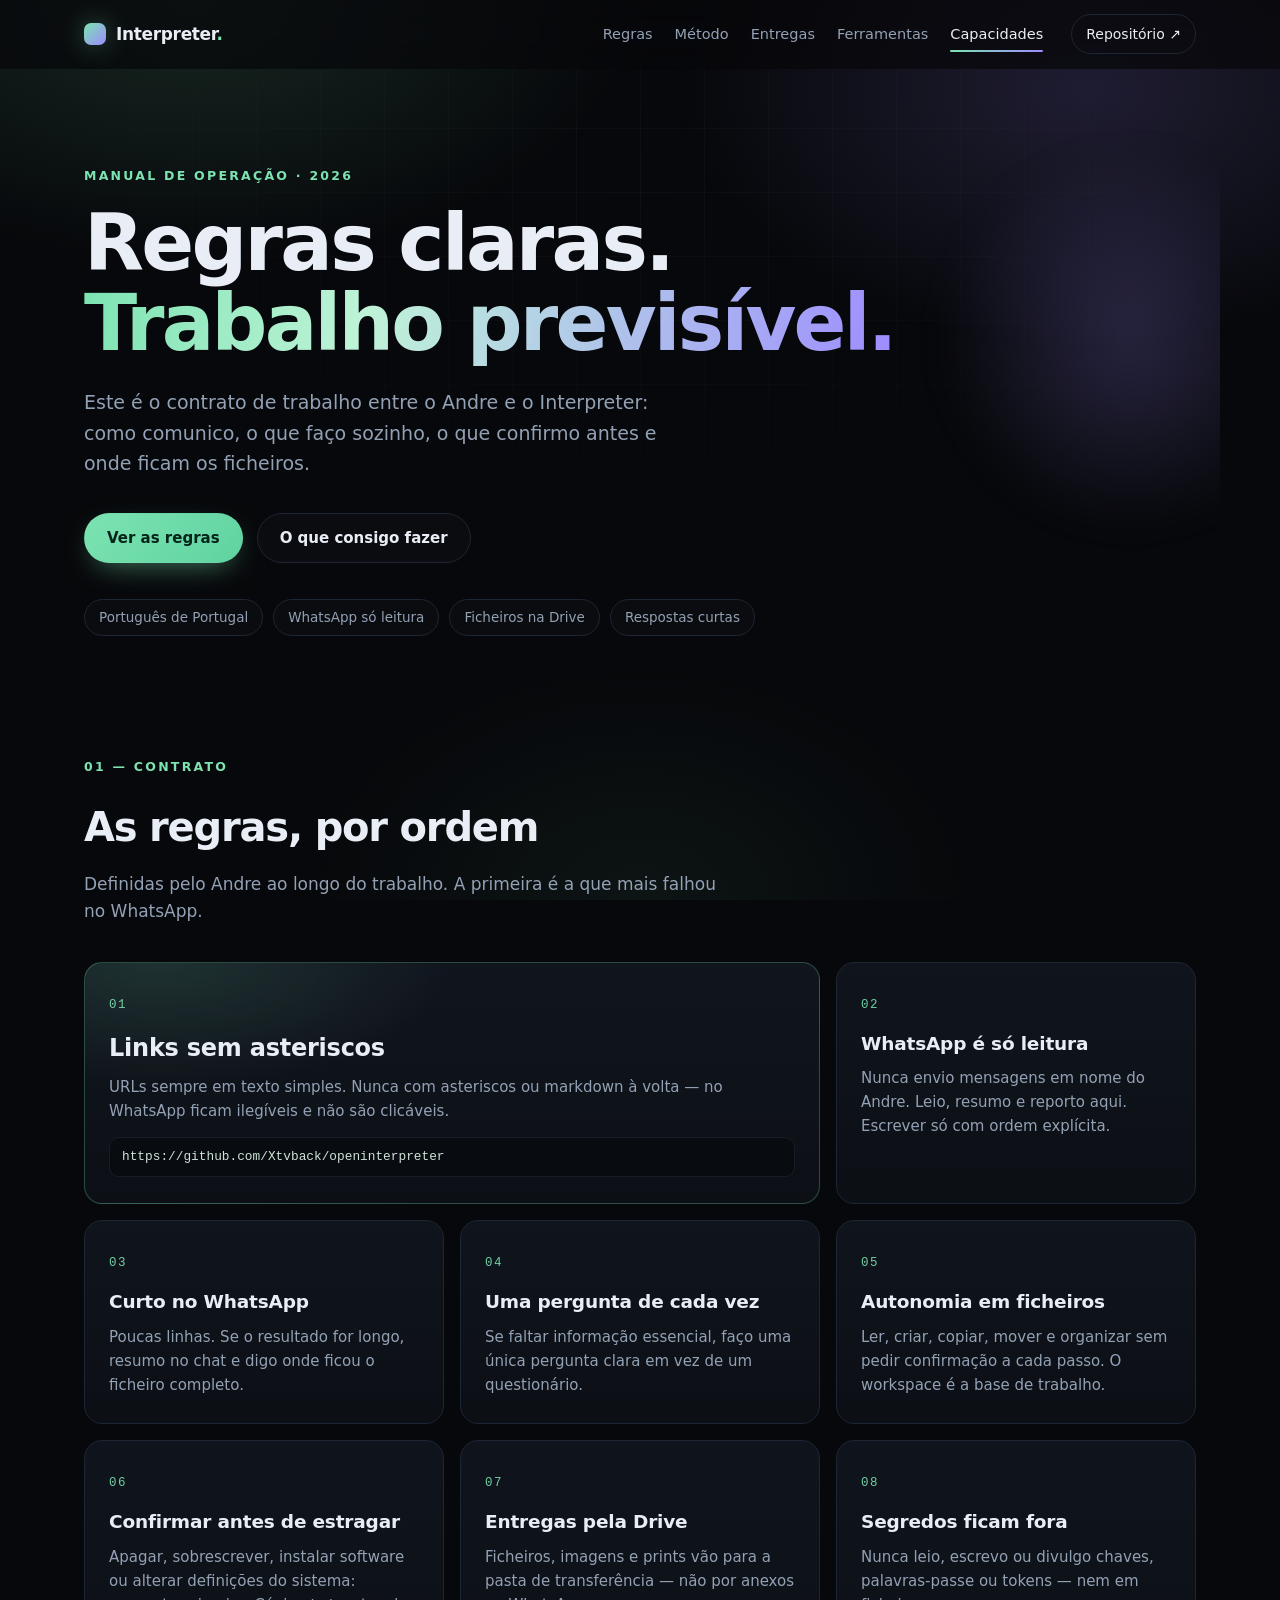
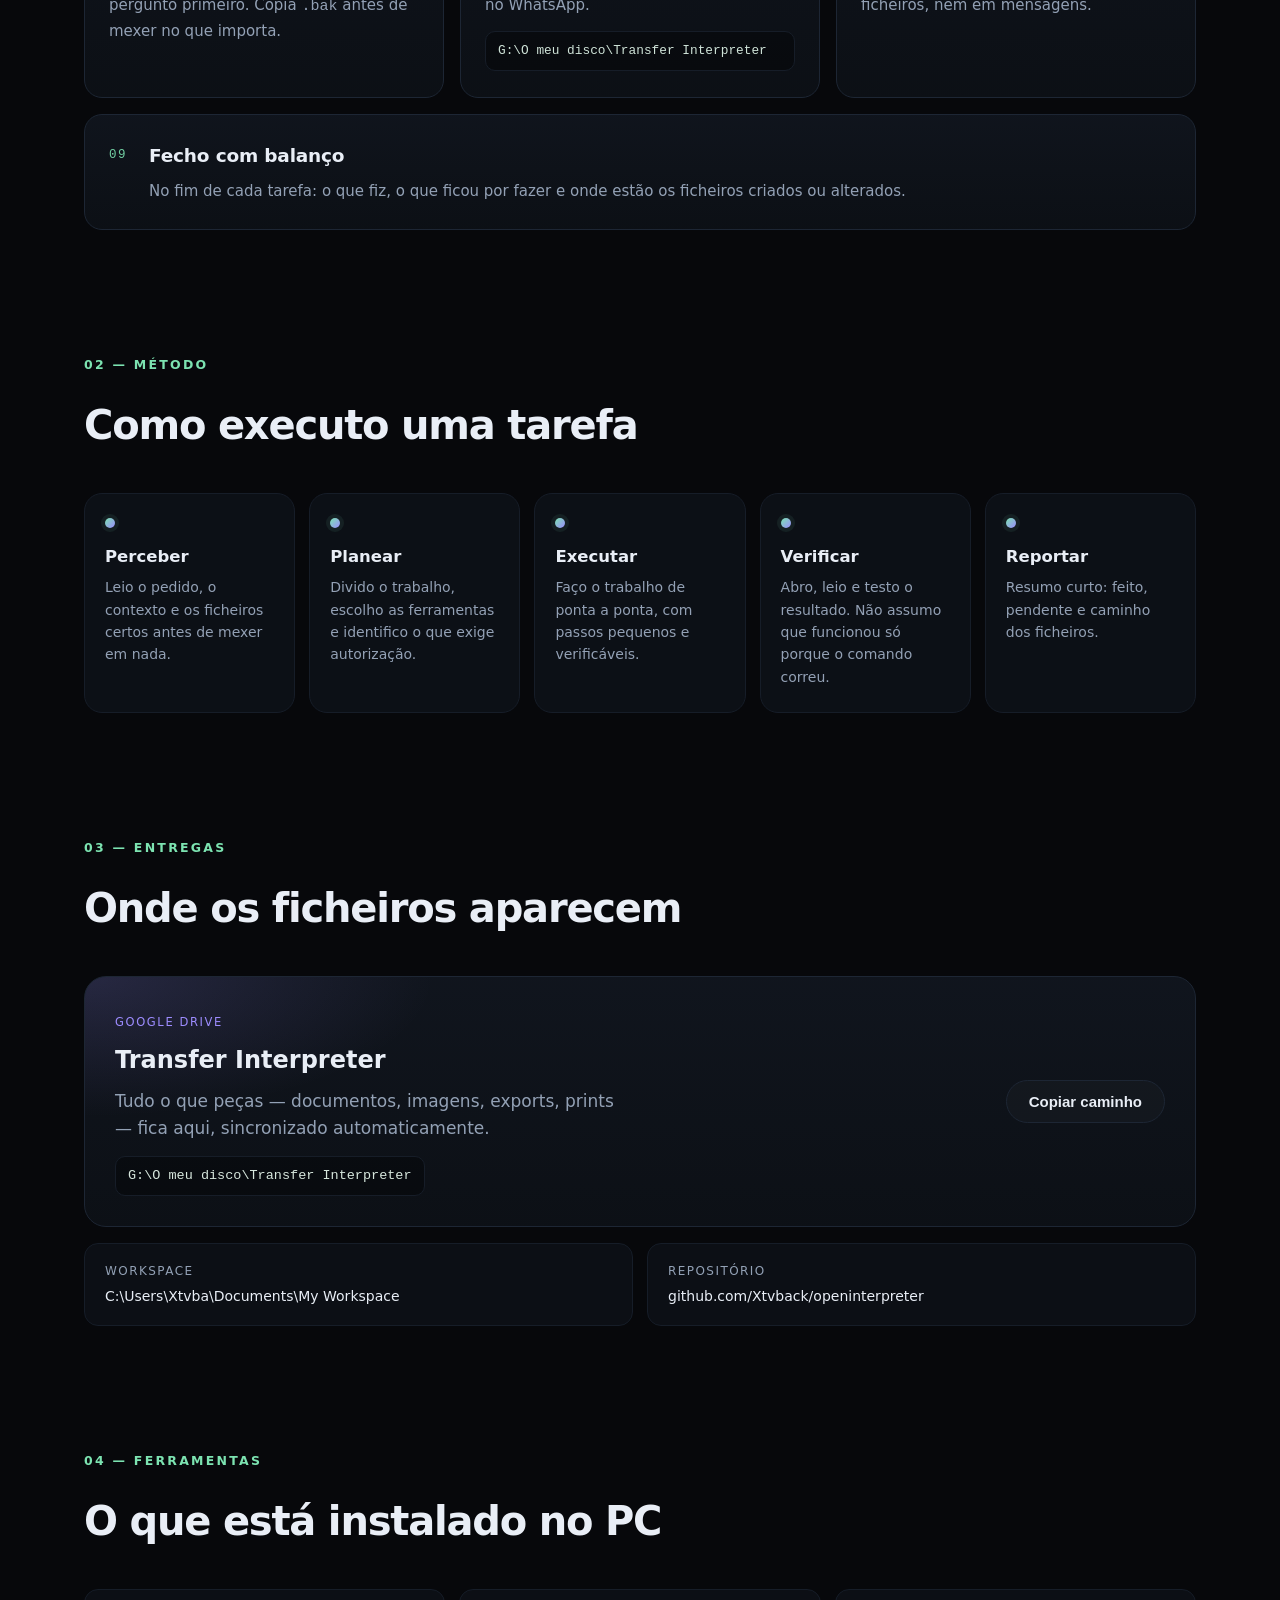
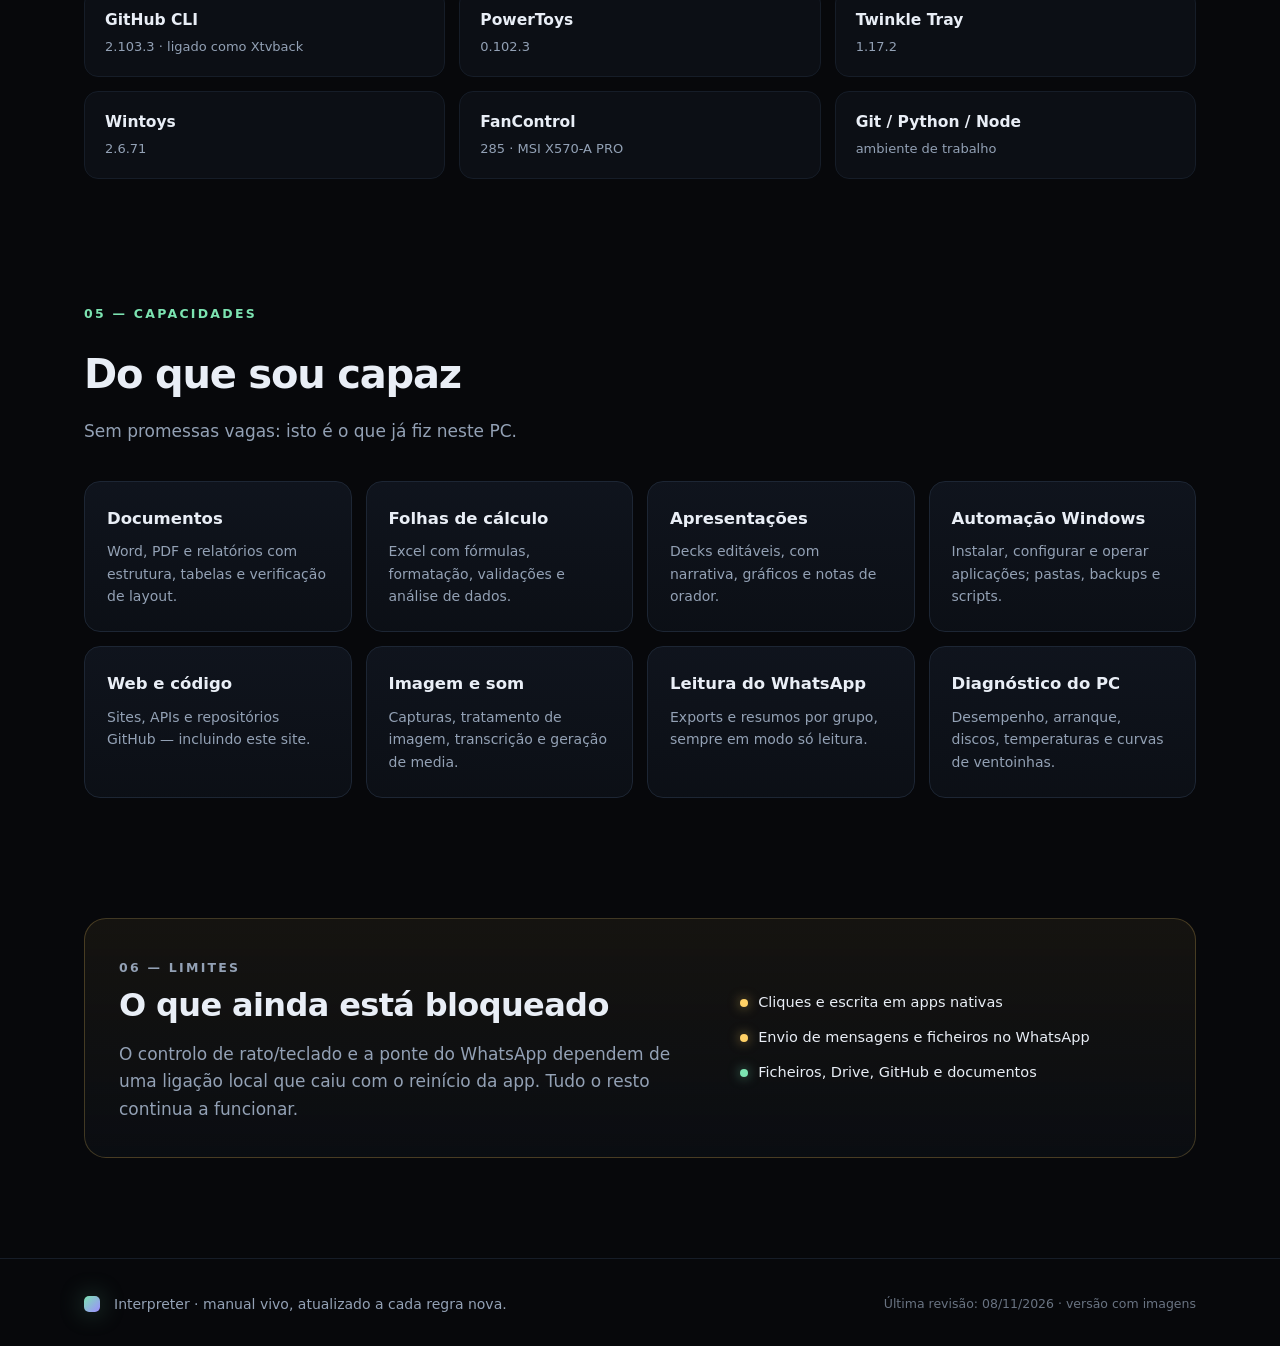
<file: index.html>
﻿<!doctype html>
<html lang="pt-PT">
<head>
<meta charset="utf-8" />
<meta name="viewport" content="width=device-width, initial-scale=1" />
<title>Interpreter × Andre — Manual de operação</title>
<meta name="description" content="Regras, método de trabalho e capacidades do Interpreter no PC do Andre." />
<meta name="theme-color" content="#07080b" />
<link rel="icon" href="data:image/svg+xml,%3Csvg xmlns='http://www.w3.org/2000/svg' viewBox='0 0 64 64'%3E%3Crect width='64' height='64' rx='16' fill='%230b0e13'/%3E%3Cpath d='M20 44V20h8v24zM36 44V20h8v24z' fill='%237ce3b1'/%3E%3C/svg%3E" />
<link rel="stylesheet" href="styles.css" />
</head>
<body>
<div class="aurora" aria-hidden="true"></div>

<header class="nav" id="nav">
  <div class="nav-inner">
    <a class="brand" href="#top" aria-label="Início">
      <span class="brand-mark" aria-hidden="true"></span>
      <span class="brand-text">Interpreter<span class="brand-dot">.</span></span>
    </a>
    <nav class="nav-links" aria-label="Secções">
      <a href="#regras">Regras</a>
      <a href="#metodo">Método</a>
      <a href="#entregas">Entregas</a>
      <a href="#ferramentas">Ferramentas</a>
      <a href="#capacidades">Capacidades</a>
    </nav>
    <a class="nav-cta" href="https://github.com/Xtvback/openinterpreter" target="_blank" rel="noopener">Repositório ↗</a>
  </div>
</header>

<main>
  <section class="hero" id="top">
    <p class="eyebrow reveal">Manual de operação · 2026</p>
    <h1 class="reveal">Regras claras.<br /><span class="grad">Trabalho previsível.</span></h1>
    <p class="lede reveal">
      Este é o contrato de trabalho entre o Andre e o Interpreter: como comunico,
      o que faço sozinho, o que confirmo antes e onde ficam os ficheiros.
    </p>
    <div class="hero-actions reveal">
      <a class="btn btn-primary" href="#regras">Ver as regras</a>
      <a class="btn btn-ghost" href="#capacidades">O que consigo fazer</a>
    </div>
    <ul class="chips reveal" aria-label="Resumo">
      <li>Português de Portugal</li>
      <li>WhatsApp só leitura</li>
      <li>Ficheiros na Drive</li>
      <li>Respostas curtas</li>
    </ul>
    <div class="hero-glow" aria-hidden="true"></div>
  </section>

  <section class="section" id="regras">
    <div class="section-head reveal">
      <p class="kicker">01 — Contrato</p>
      <h2>As regras, por ordem</h2>
      <p class="section-sub">Definidas pelo Andre ao longo do trabalho. A primeira é a que mais falhou no WhatsApp.</p>
    </div>

    <div class="rules">
      <article class="rule rule-hero reveal">
        <span class="rule-num">01</span>
        <h3>Links sem asteriscos</h3>
        <p>URLs sempre em texto simples. Nunca com asteriscos ou markdown à volta — no WhatsApp ficam ilegíveis e não são clicáveis.</p>
        <code class="rule-example">https://github.com/Xtvback/openinterpreter</code>
      </article>

      <article class="rule reveal">
        <span class="rule-num">02</span>
        <h3>WhatsApp é só leitura</h3>
        <p>Nunca envio mensagens em nome do Andre. Leio, resumo e reporto aqui. Escrever só com ordem explícita.</p>
      </article>

      <article class="rule reveal">
        <span class="rule-num">03</span>
        <h3>Curto no WhatsApp</h3>
        <p>Poucas linhas. Se o resultado for longo, resumo no chat e digo onde ficou o ficheiro completo.</p>
      </article>

      <article class="rule reveal">
        <span class="rule-num">04</span>
        <h3>Uma pergunta de cada vez</h3>
        <p>Se faltar informação essencial, faço uma única pergunta clara em vez de um questionário.</p>
      </article>

      <article class="rule reveal">
        <span class="rule-num">05</span>
        <h3>Autonomia em ficheiros</h3>
        <p>Ler, criar, copiar, mover e organizar sem pedir confirmação a cada passo. O workspace é a base de trabalho.</p>
      </article>

      <article class="rule reveal">
        <span class="rule-num">06</span>
        <h3>Confirmar antes de estragar</h3>
        <p>Apagar, sobrescrever, instalar software ou alterar definições do sistema: pergunto primeiro. Cópia <span class="mono">.bak</span> antes de mexer no que importa.</p>
      </article>

      <article class="rule reveal">
        <span class="rule-num">07</span>
        <h3>Entregas pela Drive</h3>
        <p>Ficheiros, imagens e prints vão para a pasta de transferência — não por anexos no WhatsApp.</p>
        <code class="rule-example">G:\O meu disco\Transfer Interpreter</code>
      </article>

      <article class="rule reveal">
        <span class="rule-num">08</span>
        <h3>Segredos ficam fora</h3>
        <p>Nunca leio, escrevo ou divulgo chaves, palavras-passe ou tokens — nem em ficheiros, nem em mensagens.</p>
      </article>

      <article class="rule reveal">
        <span class="rule-num">09</span>
        <h3>Fecho com balanço</h3>
        <p>No fim de cada tarefa: o que fiz, o que ficou por fazer e onde estão os ficheiros criados ou alterados.</p>
      </article>
    </div>
  </section>

  <section class="section" id="metodo">
    <div class="section-head reveal">
      <p class="kicker">02 — Método</p>
      <h2>Como executo uma tarefa</h2>
    </div>
    <ol class="steps">
      <li class="step reveal">
        <span class="step-dot"></span>
        <h3>Perceber</h3>
        <p>Leio o pedido, o contexto e os ficheiros certos antes de mexer em nada.</p>
      </li>
      <li class="step reveal">
        <span class="step-dot"></span>
        <h3>Planear</h3>
        <p>Divido o trabalho, escolho as ferramentas e identifico o que exige autorização.</p>
      </li>
      <li class="step reveal">
        <span class="step-dot"></span>
        <h3>Executar</h3>
        <p>Faço o trabalho de ponta a ponta, com passos pequenos e verificáveis.</p>
      </li>
      <li class="step reveal">
        <span class="step-dot"></span>
        <h3>Verificar</h3>
        <p>Abro, leio e testo o resultado. Não assumo que funcionou só porque o comando correu.</p>
      </li>
      <li class="step reveal">
        <span class="step-dot"></span>
        <h3>Reportar</h3>
        <p>Resumo curto: feito, pendente e caminho dos ficheiros.</p>
      </li>
    </ol>
  </section>

  <section class="section" id="entregas">
    <div class="section-head reveal">
      <p class="kicker">03 — Entregas</p>
      <h2>Onde os ficheiros aparecem</h2>
    </div>
    <div class="delivery reveal">
      <div class="delivery-main">
        <span class="tag">Google Drive</span>
        <h3>Transfer Interpreter</h3>
        <p>Tudo o que peças — documentos, imagens, exports, prints — fica aqui, sincronizado automaticamente.</p>
        <code id="drive-path">G:\O meu disco\Transfer Interpreter</code>
      </div>
      <button class="btn btn-ghost copy-btn" type="button" data-copy="G:\O meu disco\Transfer Interpreter">Copiar caminho</button>
    </div>
    <div class="mini-grid">
      <div class="mini reveal"><span class="mini-k">Workspace</span><span class="mini-v">C:\Users\Xtvba\Documents\My Workspace</span></div>
      <div class="mini reveal"><span class="mini-k">Repositório</span><span class="mini-v">github.com/Xtvback/openinterpreter</span></div>
    </div>
  </section>

  <section class="section" id="ferramentas">
    <div class="section-head reveal">
      <p class="kicker">04 — Ferramentas</p>
      <h2>O que está instalado no PC</h2>
    </div>
    <div class="tools">
      <div class="tool reveal"><span class="tool-k">GitHub CLI</span><span class="tool-v">2.103.3 · ligado como Xtvback</span></div>
      <div class="tool reveal"><span class="tool-k">PowerToys</span><span class="tool-v">0.102.3</span></div>
      <div class="tool reveal"><span class="tool-k">Twinkle Tray</span><span class="tool-v">1.17.2</span></div>
      <div class="tool reveal"><span class="tool-k">Wintoys</span><span class="tool-v">2.6.71</span></div>
      <div class="tool reveal"><span class="tool-k">FanControl</span><span class="tool-v">285 · MSI X570-A PRO</span></div>
      <div class="tool reveal"><span class="tool-k">Git / Python / Node</span><span class="tool-v">ambiente de trabalho</span></div>
    </div>
  </section>

  <section class="section" id="capacidades">
    <div class="section-head reveal">
      <p class="kicker">05 — Capacidades</p>
      <h2>Do que sou capaz</h2>
      <p class="section-sub">Sem promessas vagas: isto é o que já fiz neste PC.</p>
    </div>
    <div class="cards">
      <article class="card reveal"><h3>Documentos</h3><p>Word, PDF e relatórios com estrutura, tabelas e verificação de layout.</p></article>
      <article class="card reveal"><h3>Folhas de cálculo</h3><p>Excel com fórmulas, formatação, validações e análise de dados.</p></article>
      <article class="card reveal"><h3>Apresentações</h3><p>Decks editáveis, com narrativa, gráficos e notas de orador.</p></article>
      <article class="card reveal"><h3>Automação Windows</h3><p>Instalar, configurar e operar aplicações; pastas, backups e scripts.</p></article>
      <article class="card reveal"><h3>Web e código</h3><p>Sites, APIs e repositórios GitHub — incluindo este site.</p></article>
      <article class="card reveal"><h3>Imagem e som</h3><p>Capturas, tratamento de imagem, transcrição e geração de media.</p></article>
      <article class="card reveal"><h3>Leitura do WhatsApp</h3><p>Exports e resumos por grupo, sempre em modo só leitura.</p></article>
      <article class="card reveal"><h3>Diagnóstico do PC</h3><p>Desempenho, arranque, discos, temperaturas e curvas de ventoinhas.</p></article>
    </div>
  </section>

  <section class="section" id="limites">
    <div class="limit reveal">
      <div>
        <p class="kicker">06 — Limites</p>
        <h2>O que ainda está bloqueado</h2>
        <p>O controlo de rato/teclado e a ponte do WhatsApp dependem de uma ligação local que caiu com o reinício da app. Tudo o resto continua a funcionar.</p>
      </div>
      <ul class="limit-list">
        <li><span class="dot warn"></span> Cliques e escrita em apps nativas</li>
        <li><span class="dot warn"></span> Envio de mensagens e ficheiros no WhatsApp</li>
        <li><span class="dot ok"></span> Ficheiros, Drive, GitHub e documentos</li>
      </ul>
    </div>
  </section>
</main>

<footer class="footer">
  <div class="footer-inner">
    <span class="brand-mark small" aria-hidden="true"></span>
    <p>Interpreter · manual vivo, atualizado a cada regra nova.</p>
    <p class="muted">Última revisão: 08/11/2026 · <a href="index-v2.html">versão com imagens</a></p>
  </div>
</footer>

<script src="app.js"></script>
</body>
</html>
</file>
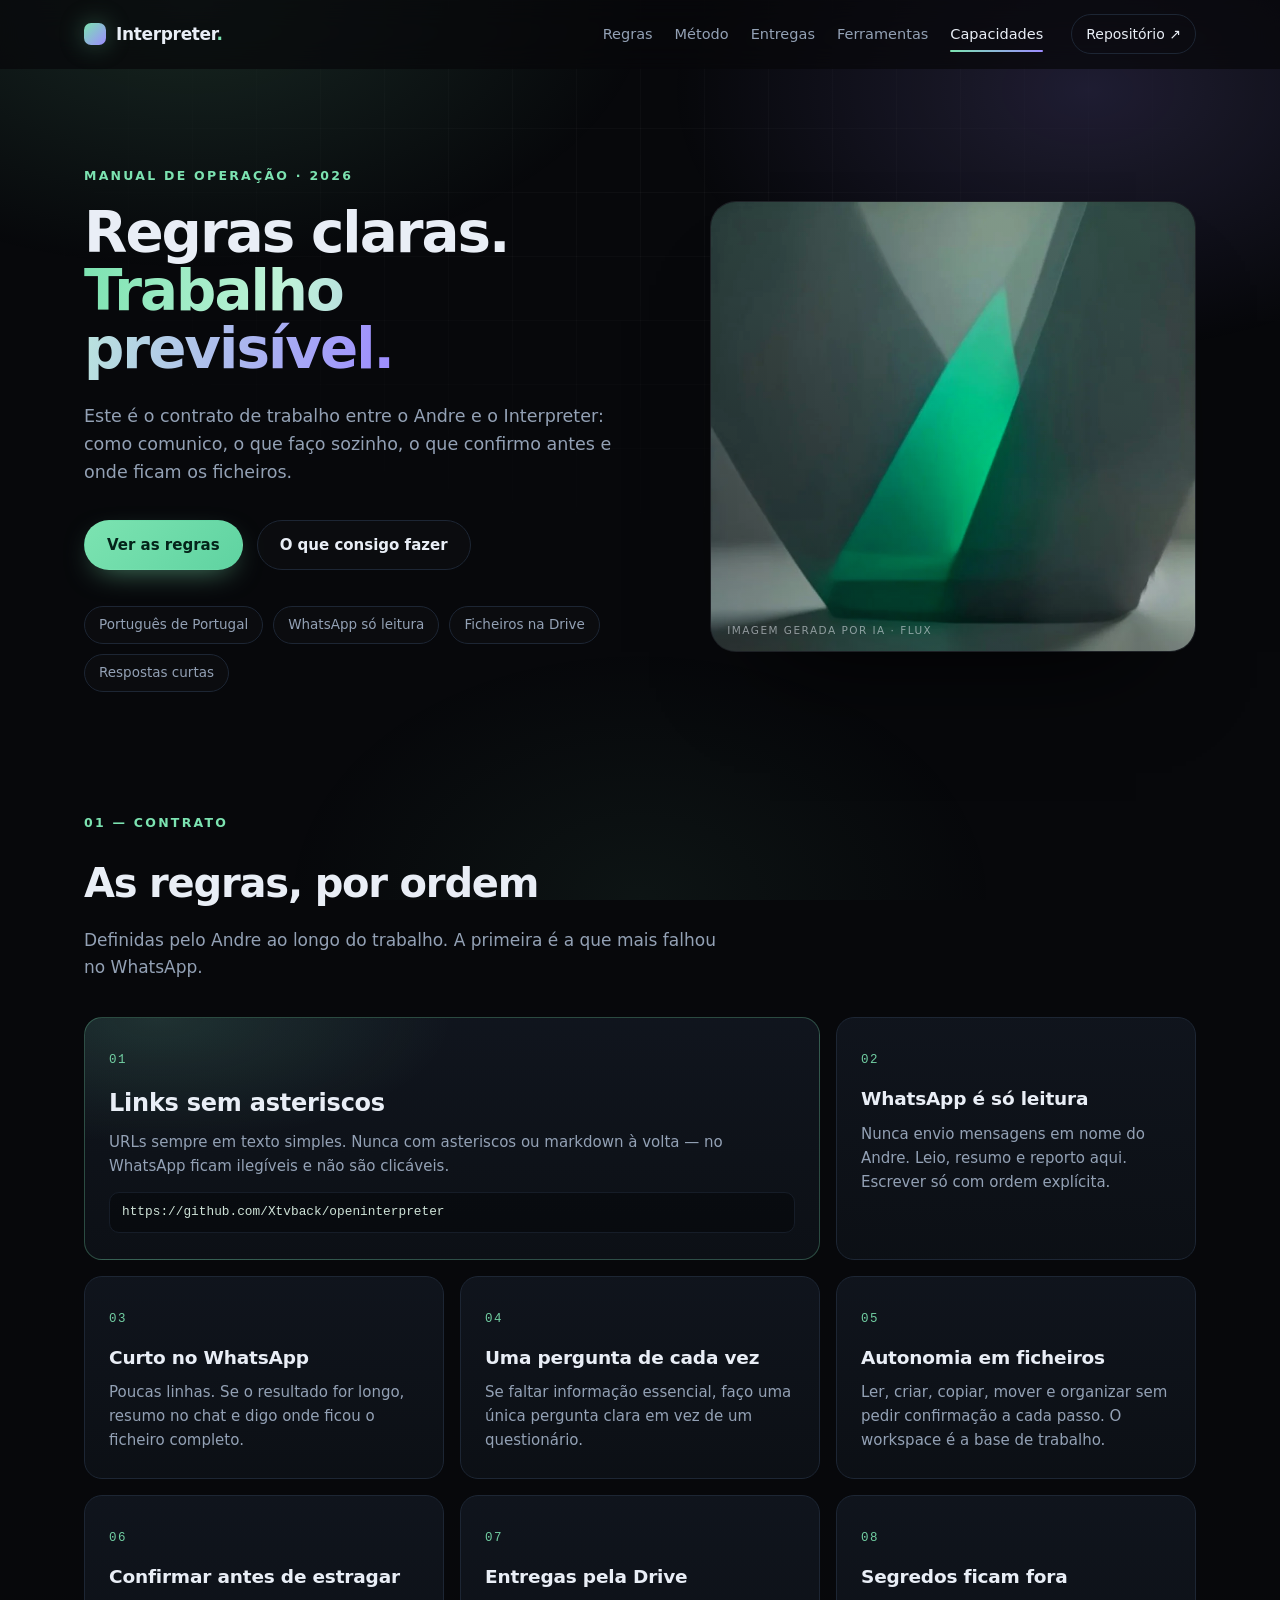
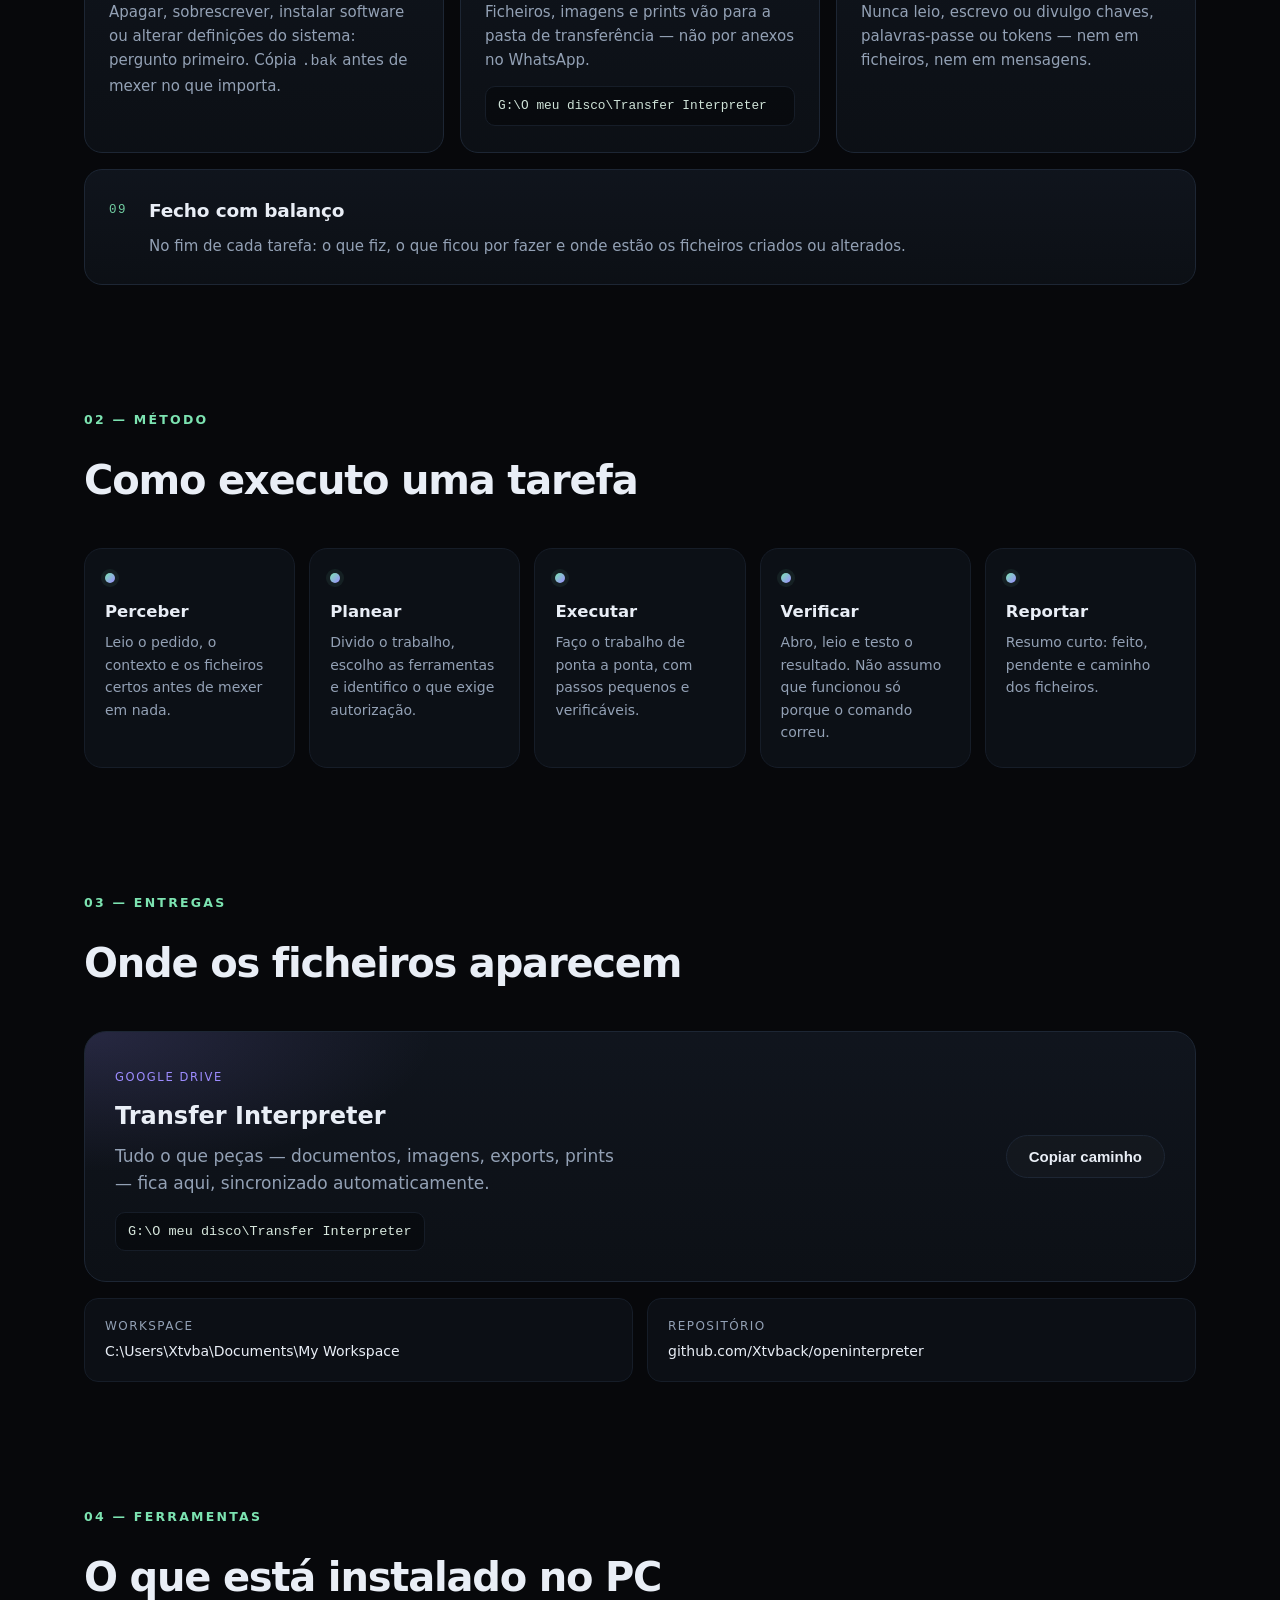
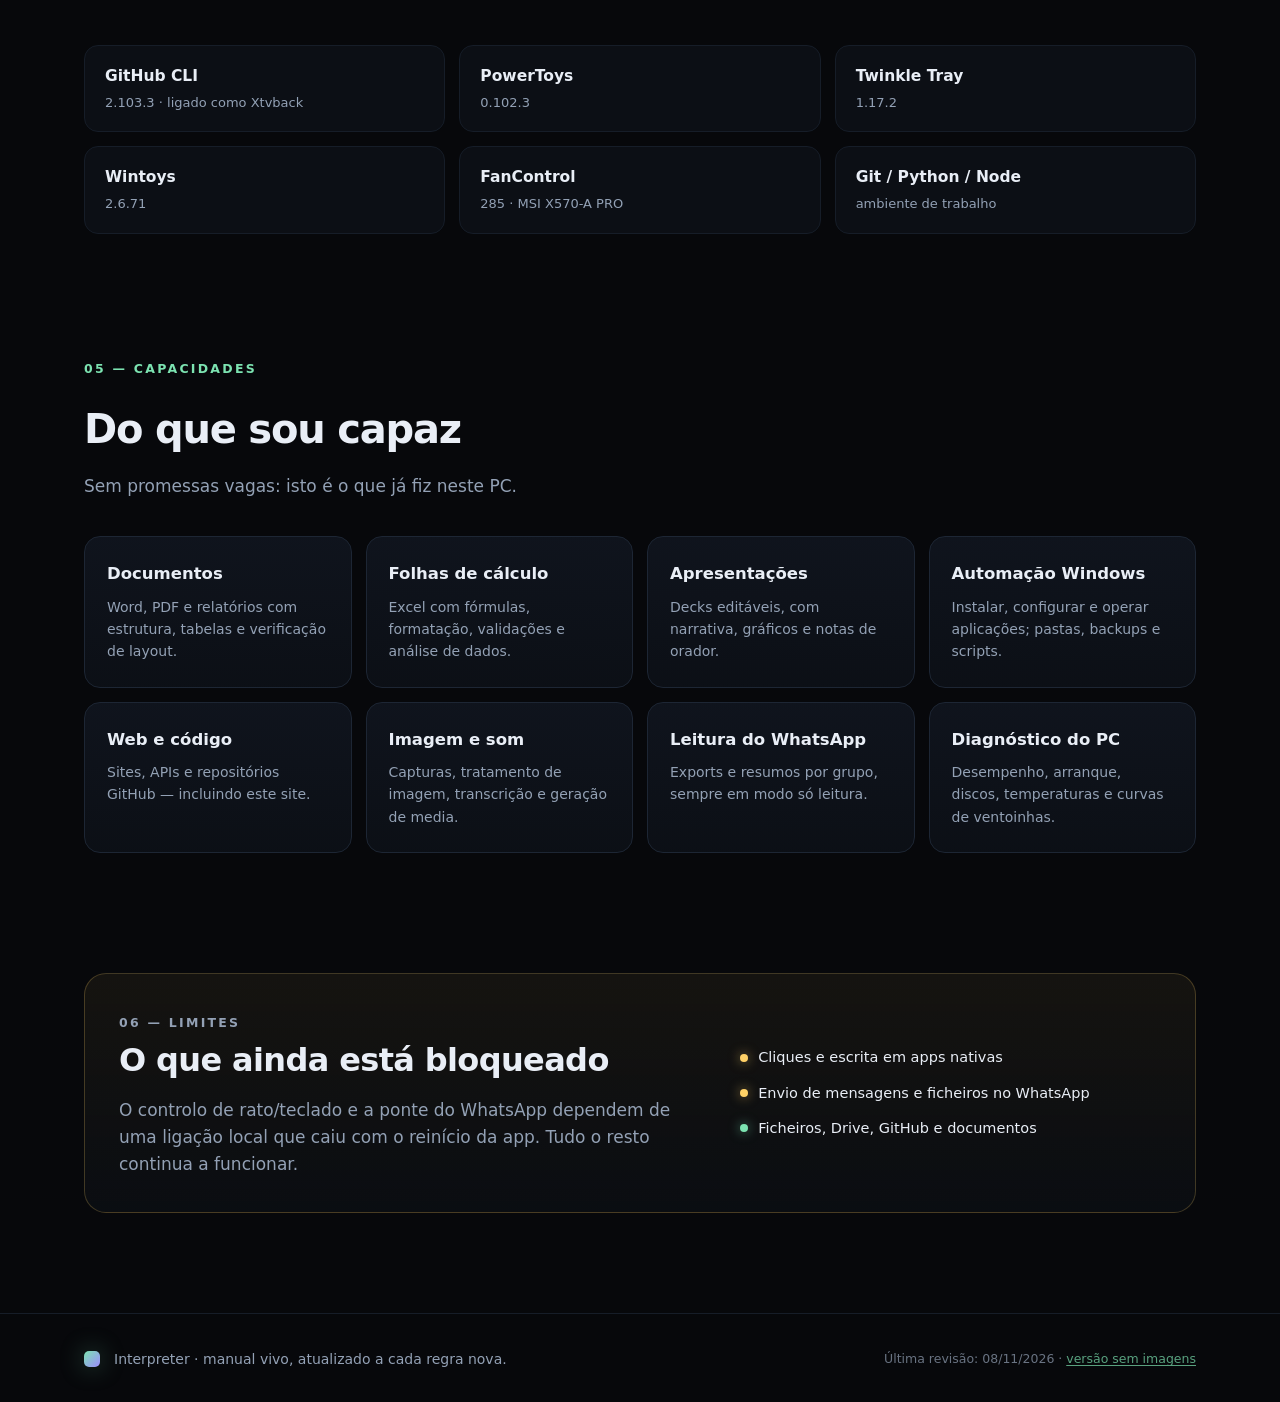
<file: index-v2.html>
﻿<!doctype html>
<html lang="pt-PT">
<head>
<meta charset="utf-8" />
<meta name="viewport" content="width=device-width, initial-scale=1" />
<title>Interpreter × Andre — Manual de operação</title>
<meta name="description" content="Regras, método de trabalho e capacidades do Interpreter no PC do Andre." />
<meta name="theme-color" content="#07080b" />
<meta property="og:title" content="Interpreter × Andre — Manual de operação" />
<meta property="og:description" content="Regras, método e capacidades." />
<meta property="og:image" content="https://xtvback.github.io/openinterpreter/img/og-cover.jpg" />
<meta property="og:type" content="website" />
<link rel="icon" href="data:image/svg+xml,%3Csvg xmlns='http://www.w3.org/2000/svg' viewBox='0 0 64 64'%3E%3Crect width='64' height='64' rx='16' fill='%230b0e13'/%3E%3Cpath d='M20 44V20h8v24zM36 44V20h8v24z' fill='%237ce3b1'/%3E%3C/svg%3E" />
<link rel="stylesheet" href="styles.css" />
<link rel="stylesheet" href="v2.css" />
</head>
<body>
<div class="aurora" aria-hidden="true"></div>

<header class="nav" id="nav">
  <div class="nav-inner">
    <a class="brand" href="#top" aria-label="Início">
      <span class="brand-mark" aria-hidden="true"></span>
      <span class="brand-text">Interpreter<span class="brand-dot">.</span></span>
    </a>
    <nav class="nav-links" aria-label="Secções">
      <a href="#regras">Regras</a>
      <a href="#metodo">Método</a>
      <a href="#entregas">Entregas</a>
      <a href="#ferramentas">Ferramentas</a>
      <a href="#capacidades">Capacidades</a>
    </nav>
    <a class="nav-cta" href="https://github.com/Xtvback/openinterpreter" target="_blank" rel="noopener">Repositório ↗</a>
  </div>
</header>

<main>
  <section class="hero v2-hero" id="top">
    <div class="v2-copy">
      <p class="eyebrow reveal">Manual de operação · 2026</p>
      <h1 class="reveal">Regras claras.<br /><span class="grad">Trabalho previsível.</span></h1>
      <p class="lede reveal">
        Este é o contrato de trabalho entre o Andre e o Interpreter: como comunico,
        o que faço sozinho, o que confirmo antes e onde ficam os ficheiros.
      </p>
      <div class="hero-actions reveal">
        <a class="btn btn-primary" href="#regras">Ver as regras</a>
        <a class="btn btn-ghost" href="#capacidades">O que consigo fazer</a>
      </div>
      <ul class="chips reveal" aria-label="Resumo">
        <li>Português de Portugal</li>
        <li>WhatsApp só leitura</li>
        <li>Ficheiros na Drive</li>
        <li>Respostas curtas</li>
      </ul>
    </div>
    <figure class="v2-art reveal">
      <img src="img/hero-art.webp" alt="Forma abstracta de vidro com reflexos verdes e violeta sobre fundo escuro" width="900" height="834" />
      <figcaption>Imagem gerada por IA · Flux</figcaption>
    </figure>
  </section>

  <section class="section" id="regras">
    <div class="section-head reveal">
      <p class="kicker">01 — Contrato</p>
      <h2>As regras, por ordem</h2>
      <p class="section-sub">Definidas pelo Andre ao longo do trabalho. A primeira é a que mais falhou no WhatsApp.</p>
    </div>

    <div class="rules">
      <article class="rule rule-hero reveal">
        <span class="rule-num">01</span>
        <h3>Links sem asteriscos</h3>
        <p>URLs sempre em texto simples. Nunca com asteriscos ou markdown à volta — no WhatsApp ficam ilegíveis e não são clicáveis.</p>
        <code class="rule-example">https://github.com/Xtvback/openinterpreter</code>
      </article>

      <article class="rule reveal">
        <span class="rule-num">02</span>
        <h3>WhatsApp é só leitura</h3>
        <p>Nunca envio mensagens em nome do Andre. Leio, resumo e reporto aqui. Escrever só com ordem explícita.</p>
      </article>

      <article class="rule reveal">
        <span class="rule-num">03</span>
        <h3>Curto no WhatsApp</h3>
        <p>Poucas linhas. Se o resultado for longo, resumo no chat e digo onde ficou o ficheiro completo.</p>
      </article>

      <article class="rule reveal">
        <span class="rule-num">04</span>
        <h3>Uma pergunta de cada vez</h3>
        <p>Se faltar informação essencial, faço uma única pergunta clara em vez de um questionário.</p>
      </article>

      <article class="rule reveal">
        <span class="rule-num">05</span>
        <h3>Autonomia em ficheiros</h3>
        <p>Ler, criar, copiar, mover e organizar sem pedir confirmação a cada passo. O workspace é a base de trabalho.</p>
      </article>

      <article class="rule reveal">
        <span class="rule-num">06</span>
        <h3>Confirmar antes de estragar</h3>
        <p>Apagar, sobrescrever, instalar software ou alterar definições do sistema: pergunto primeiro. Cópia <span class="mono">.bak</span> antes de mexer no que importa.</p>
      </article>

      <article class="rule reveal">
        <span class="rule-num">07</span>
        <h3>Entregas pela Drive</h3>
        <p>Ficheiros, imagens e prints vão para a pasta de transferência — não por anexos no WhatsApp.</p>
        <code class="rule-example">G:\O meu disco\Transfer Interpreter</code>
      </article>

      <article class="rule reveal">
        <span class="rule-num">08</span>
        <h3>Segredos ficam fora</h3>
        <p>Nunca leio, escrevo ou divulgo chaves, palavras-passe ou tokens — nem em ficheiros, nem em mensagens.</p>
      </article>

      <article class="rule reveal">
        <span class="rule-num">09</span>
        <h3>Fecho com balanço</h3>
        <p>No fim de cada tarefa: o que fiz, o que ficou por fazer e onde estão os ficheiros criados ou alterados.</p>
      </article>
    </div>
  </section>

  <section class="section" id="metodo">
    <div class="section-head reveal">
      <p class="kicker">02 — Método</p>
      <h2>Como executo uma tarefa</h2>
    </div>
    <ol class="steps">
      <li class="step reveal">
        <span class="step-dot"></span>
        <h3>Perceber</h3>
        <p>Leio o pedido, o contexto e os ficheiros certos antes de mexer em nada.</p>
      </li>
      <li class="step reveal">
        <span class="step-dot"></span>
        <h3>Planear</h3>
        <p>Divido o trabalho, escolho as ferramentas e identifico o que exige autorização.</p>
      </li>
      <li class="step reveal">
        <span class="step-dot"></span>
        <h3>Executar</h3>
        <p>Faço o trabalho de ponta a ponta, com passos pequenos e verificáveis.</p>
      </li>
      <li class="step reveal">
        <span class="step-dot"></span>
        <h3>Verificar</h3>
        <p>Abro, leio e testo o resultado. Não assumo que funcionou só porque o comando correu.</p>
      </li>
      <li class="step reveal">
        <span class="step-dot"></span>
        <h3>Reportar</h3>
        <p>Resumo curto: feito, pendente e caminho dos ficheiros.</p>
      </li>
    </ol>
  </section>

  <section class="section" id="entregas">
    <div class="section-head reveal">
      <p class="kicker">03 — Entregas</p>
      <h2>Onde os ficheiros aparecem</h2>
    </div>
    <div class="delivery reveal">
      <div class="delivery-main">
        <span class="tag">Google Drive</span>
        <h3>Transfer Interpreter</h3>
        <p>Tudo o que peças — documentos, imagens, exports, prints — fica aqui, sincronizado automaticamente.</p>
        <code id="drive-path">G:\O meu disco\Transfer Interpreter</code>
      </div>
      <button class="btn btn-ghost copy-btn" type="button" data-copy="G:\O meu disco\Transfer Interpreter">Copiar caminho</button>
    </div>
    <div class="mini-grid">
      <div class="mini reveal"><span class="mini-k">Workspace</span><span class="mini-v">C:\Users\Xtvba\Documents\My Workspace</span></div>
      <div class="mini reveal"><span class="mini-k">Repositório</span><span class="mini-v">github.com/Xtvback/openinterpreter</span></div>
    </div>
  </section>

  <section class="section" id="ferramentas">
    <div class="section-head reveal">
      <p class="kicker">04 — Ferramentas</p>
      <h2>O que está instalado no PC</h2>
    </div>
    <div class="tools">
      <div class="tool reveal"><span class="tool-k">GitHub CLI</span><span class="tool-v">2.103.3 · ligado como Xtvback</span></div>
      <div class="tool reveal"><span class="tool-k">PowerToys</span><span class="tool-v">0.102.3</span></div>
      <div class="tool reveal"><span class="tool-k">Twinkle Tray</span><span class="tool-v">1.17.2</span></div>
      <div class="tool reveal"><span class="tool-k">Wintoys</span><span class="tool-v">2.6.71</span></div>
      <div class="tool reveal"><span class="tool-k">FanControl</span><span class="tool-v">285 · MSI X570-A PRO</span></div>
      <div class="tool reveal"><span class="tool-k">Git / Python / Node</span><span class="tool-v">ambiente de trabalho</span></div>
    </div>
  </section>

  <section class="section" id="capacidades">
    <div class="section-head reveal">
      <p class="kicker">05 — Capacidades</p>
      <h2>Do que sou capaz</h2>
      <p class="section-sub">Sem promessas vagas: isto é o que já fiz neste PC.</p>
    </div>
    <div class="cards">
      <article class="card reveal"><h3>Documentos</h3><p>Word, PDF e relatórios com estrutura, tabelas e verificação de layout.</p></article>
      <article class="card reveal"><h3>Folhas de cálculo</h3><p>Excel com fórmulas, formatação, validações e análise de dados.</p></article>
      <article class="card reveal"><h3>Apresentações</h3><p>Decks editáveis, com narrativa, gráficos e notas de orador.</p></article>
      <article class="card reveal"><h3>Automação Windows</h3><p>Instalar, configurar e operar aplicações; pastas, backups e scripts.</p></article>
      <article class="card reveal"><h3>Web e código</h3><p>Sites, APIs e repositórios GitHub — incluindo este site.</p></article>
      <article class="card reveal"><h3>Imagem e som</h3><p>Capturas, tratamento de imagem, transcrição e geração de media.</p></article>
      <article class="card reveal"><h3>Leitura do WhatsApp</h3><p>Exports e resumos por grupo, sempre em modo só leitura.</p></article>
      <article class="card reveal"><h3>Diagnóstico do PC</h3><p>Desempenho, arranque, discos, temperaturas e curvas de ventoinhas.</p></article>
    </div>
  </section>

  <section class="section" id="limites">
    <div class="limit reveal">
      <div>
        <p class="kicker">06 — Limites</p>
        <h2>O que ainda está bloqueado</h2>
        <p>O controlo de rato/teclado e a ponte do WhatsApp dependem de uma ligação local que caiu com o reinício da app. Tudo o resto continua a funcionar.</p>
      </div>
      <ul class="limit-list">
        <li><span class="dot warn"></span> Cliques e escrita em apps nativas</li>
        <li><span class="dot warn"></span> Envio de mensagens e ficheiros no WhatsApp</li>
        <li><span class="dot ok"></span> Ficheiros, Drive, GitHub e documentos</li>
      </ul>
    </div>
  </section>
</main>

<footer class="footer">
  <div class="footer-inner">
    <span class="brand-mark small" aria-hidden="true"></span>
    <p>Interpreter · manual vivo, atualizado a cada regra nova.</p>
    <p class="muted">Última revisão: 08/11/2026 · <a href="index.html">versão sem imagens</a></p>
  </div>
</footer>

<script src="app.js"></script>
</body>
</html>
</file>
<file: styles.css>
﻿:root{
  --ink:#07080b;
  --surface:#0d1117;
  --surface-2:#11161f;
  --line:#1d2634;
  --line-soft:#161d28;
  --text:#e9eef6;
  --muted:#93a1b5;
  --mint:#7ce3b1;
  --violet:#9d8cff;
  --amber:#ffd166;
  --radius:18px;
  --maxw:1160px;
  --ease:cubic-bezier(.2,.7,.2,1);
}

*{box-sizing:border-box}
html{scroll-behavior:smooth}
body{
  margin:0;
  background:var(--ink);
  color:var(--text);
  font-family:"Segoe UI Variable Text","Segoe UI",system-ui,-apple-system,sans-serif;
  font-size:17px;
  line-height:1.6;
  -webkit-font-smoothing:antialiased;
  overflow-x:hidden;
}
::selection{background:rgba(124,227,177,.25);color:#fff}

a{color:inherit;text-decoration:none}
.mono,code{font-family:"Cascadia Code",Consolas,ui-monospace,monospace}

/* ---------- fundo ---------- */
.aurora{
  position:fixed;inset:0;z-index:-2;pointer-events:none;
  background:
    radial-gradient(60% 50% at 15% 0%,rgba(124,227,177,.14),transparent 60%),
    radial-gradient(50% 45% at 85% 10%,rgba(157,140,255,.16),transparent 65%),
    radial-gradient(40% 40% at 50% 100%,rgba(124,227,177,.06),transparent 70%);
}
.aurora::after{
  content:"";position:absolute;inset:0;
  background-image:linear-gradient(rgba(255,255,255,.03) 1px,transparent 1px),linear-gradient(90deg,rgba(255,255,255,.03) 1px,transparent 1px);
  background-size:64px 64px;
  mask-image:radial-gradient(70% 60% at 50% 20%,#000 0%,transparent 75%);
  -webkit-mask-image:radial-gradient(70% 60% at 50% 20%,#000 0%,transparent 75%);
}

/* ---------- nav ---------- */
.nav{
  position:sticky;top:0;z-index:50;
  backdrop-filter:blur(14px);-webkit-backdrop-filter:blur(14px);
  background:rgba(7,8,11,.72);
  border-bottom:1px solid transparent;
  transition:border-color .3s var(--ease),background .3s var(--ease);
}
.nav.scrolled{border-bottom-color:var(--line-soft);background:rgba(7,8,11,.88)}
.nav-inner{
  max-width:var(--maxw);margin:0 auto;padding:14px 24px;
  display:flex;align-items:center;gap:28px;
}
.brand{display:flex;align-items:center;gap:10px;font-weight:650;letter-spacing:-.02em}
.brand-mark{
  width:22px;height:22px;border-radius:7px;
  background:linear-gradient(135deg,var(--mint),var(--violet));
  box-shadow:0 0 24px rgba(124,227,177,.35);
}
.brand-mark.small{width:16px;height:16px;border-radius:5px}
.brand-text{font-size:17px}
.brand-dot{color:var(--mint)}
.nav-links{display:flex;gap:22px;margin-left:auto;font-size:14.5px;color:var(--muted)}
.nav-links a{position:relative;padding:6px 0;transition:color .2s}
.nav-links a:hover,.nav-links a.active{color:var(--text)}
.nav-links a.active::after{
  content:"";position:absolute;left:0;right:0;bottom:0;height:1.5px;
  background:linear-gradient(90deg,var(--mint),var(--violet));border-radius:2px;
}
.nav-cta{
  font-size:14px;padding:8px 14px;border:1px solid var(--line);border-radius:999px;
  color:var(--text);transition:border-color .2s,background .2s,transform .2s;
}
.nav-cta:hover{border-color:rgba(124,227,177,.5);background:rgba(124,227,177,.07);transform:translateY(-1px)}

/* ---------- hero ---------- */
.hero{
  max-width:var(--maxw);margin:0 auto;padding:92px 24px 56px;position:relative;overflow:hidden;
}
.eyebrow,.kicker{
  display:inline-block;font-size:12.5px;letter-spacing:.18em;text-transform:uppercase;
  color:var(--mint);margin:0 0 18px;font-weight:600;
}
.hero h1{
  font-size:clamp(42px,6.4vw,78px);line-height:1.02;letter-spacing:-.035em;
  margin:0 0 24px;font-weight:700;
}
.grad{
  background:linear-gradient(100deg,var(--mint) 0%,#bff3d8 35%,var(--violet) 100%);
  -webkit-background-clip:text;background-clip:text;color:transparent;
}
.lede{max-width:620px;color:var(--muted);font-size:19px;margin:0 0 34px}
.hero-actions{display:flex;gap:14px;flex-wrap:wrap;margin-bottom:36px}
.btn{
  display:inline-flex;align-items:center;gap:8px;
  padding:12px 22px;border-radius:999px;font-size:15px;font-weight:600;
  border:1px solid transparent;cursor:pointer;
  transition:transform .2s var(--ease),box-shadow .2s var(--ease),background .2s,border-color .2s;
}
.btn-primary{
  background:linear-gradient(135deg,var(--mint),#5fd3a1);color:#04241a;
  box-shadow:0 10px 30px -12px rgba(124,227,177,.65);
}
.btn-primary:hover{transform:translateY(-2px);box-shadow:0 16px 38px -14px rgba(124,227,177,.8)}
.btn-ghost{border-color:var(--line);color:var(--text);background:rgba(255,255,255,.02)}
.btn-ghost:hover{border-color:rgba(157,140,255,.45);background:rgba(157,140,255,.08);transform:translateY(-2px)}
.chips{display:flex;flex-wrap:wrap;gap:10px;list-style:none;padding:0;margin:0}
.chips li{
  font-size:13.5px;color:var(--muted);padding:7px 14px;border-radius:999px;
  border:1px solid var(--line);background:rgba(255,255,255,.02);
}
.hero-glow{
  position:absolute;right:-120px;top:60px;width:420px;height:420px;border-radius:50%;
  background:radial-gradient(circle,rgba(157,140,255,.22),transparent 65%);
  filter:blur(20px);z-index:-1;
}

/* ---------- secções ---------- */
.section{max-width:var(--maxw);margin:0 auto;padding:60px 24px;scroll-margin-top:84px}
.section-head{max-width:640px;margin-bottom:36px}
.section-head h2{font-size:clamp(28px,3.4vw,40px);letter-spacing:-.03em;margin:0 0 12px;font-weight:650}
.section-sub{color:var(--muted);margin:0}

/* ---------- regras ---------- */
.rules{display:grid;grid-template-columns:repeat(3,1fr);gap:16px}
.rule{
  position:relative;padding:26px 24px;border-radius:var(--radius);
  background:linear-gradient(180deg,rgba(17,22,31,.92),rgba(13,17,23,.92));
  border:1px solid var(--line);
  transition:transform .25s var(--ease),border-color .25s,box-shadow .25s;
  overflow:hidden;
}
.rule::before{
  content:"";position:absolute;inset:0;border-radius:inherit;pointer-events:none;
  background:radial-gradient(240px 120px at 20% 0%,rgba(124,227,177,.12),transparent 70%);
  opacity:0;transition:opacity .3s;
}
.rule:hover{transform:translateY(-3px);border-color:rgba(124,227,177,.32);box-shadow:0 18px 40px -24px rgba(0,0,0,.8)}
.rule:hover::before{opacity:1}
.rule-num{
  display:inline-block;font-family:"Cascadia Code",Consolas,monospace;font-size:12.5px;
  color:var(--mint);letter-spacing:.12em;margin-bottom:14px;opacity:.9;
}
.rule h3{font-size:18.5px;margin:0 0 8px;letter-spacing:-.01em;font-weight:640}
.rule p{margin:0;color:var(--muted);font-size:15px}
.rule-example{
  display:block;margin-top:14px;padding:9px 12px;border-radius:10px;
  background:rgba(0,0,0,.35);border:1px solid var(--line-soft);
  font-size:12.8px;color:#cfe3d8;overflow-wrap:anywhere;
}
.rule-hero{
  grid-column:span 2;
  border-color:rgba(124,227,177,.28);
  background:
    radial-gradient(420px 180px at 10% 0%,rgba(124,227,177,.14),transparent 70%),
    linear-gradient(180deg,rgba(17,22,31,.95),rgba(13,17,23,.95));
}
.rule-hero h3{font-size:24px}
.rule:last-child{grid-column:span 3;display:grid;grid-template-columns:auto 1fr;column-gap:22px;align-items:start}
.rule:last-child .rule-num{grid-row:span 2;margin:4px 0 0}
.rule:last-child h3{margin-top:0}

/* ---------- método ---------- */
.steps{
  list-style:none;padding:0;margin:0;display:grid;grid-template-columns:repeat(5,1fr);gap:14px;
  position:relative;counter-reset:step;
}
.step{
  position:relative;padding:24px 20px;border-radius:var(--radius);
  background:rgba(17,22,31,.6);border:1px solid var(--line-soft);
}
.step-dot{
  display:block;width:10px;height:10px;border-radius:50%;margin-bottom:16px;
  background:linear-gradient(135deg,var(--mint),var(--violet));
  box-shadow:0 0 0 4px rgba(124,227,177,.08);
}
.step h3{font-size:16.5px;margin:0 0 6px}
.step p{font-size:14px;color:var(--muted);margin:0}

/* ---------- entregas ---------- */
.delivery{
  display:flex;align-items:center;gap:24px;justify-content:space-between;
  padding:30px;border-radius:22px;
  background:
    radial-gradient(500px 200px at 0% 0%,rgba(157,140,255,.16),transparent 70%),
    linear-gradient(180deg,rgba(17,22,31,.95),rgba(13,17,23,.95));
  border:1px solid var(--line);flex-wrap:wrap;
}
.tag{
  display:inline-block;font-size:11.5px;letter-spacing:.14em;text-transform:uppercase;
  color:var(--violet);margin-bottom:10px;
}
.delivery h3{font-size:24px;margin:0 0 8px}
.delivery p{margin:0 0 14px;color:var(--muted);max-width:520px}
.delivery code{
  display:inline-block;padding:8px 12px;border-radius:10px;
  background:rgba(0,0,0,.35);border:1px solid var(--line-soft);font-size:13.5px;color:#d7e7dd;
}
.mini-grid{display:grid;grid-template-columns:1fr 1fr;gap:14px;margin-top:16px}
.mini{
  padding:18px 20px;border-radius:14px;border:1px solid var(--line-soft);
  background:rgba(17,22,31,.55);display:flex;flex-direction:column;gap:4px;
}
.mini-k{font-size:12px;letter-spacing:.12em;text-transform:uppercase;color:var(--muted)}
.mini-v{font-size:14px;color:var(--text);overflow-wrap:anywhere}

/* ---------- ferramentas ---------- */
.tools{display:grid;grid-template-columns:repeat(3,1fr);gap:14px}
.tool{
  padding:18px 20px;border-radius:14px;border:1px solid var(--line-soft);
  background:rgba(17,22,31,.55);display:flex;flex-direction:column;gap:4px;
  transition:border-color .2s,transform .2s var(--ease);
}
.tool:hover{border-color:rgba(157,140,255,.35);transform:translateY(-2px)}
.tool-k{font-size:15.5px;font-weight:600}
.tool-v{font-size:13px;color:var(--muted)}

/* ---------- cartões ---------- */
.cards{display:grid;grid-template-columns:repeat(4,1fr);gap:14px}
.card{
  padding:24px 22px;border-radius:16px;
  background:linear-gradient(180deg,rgba(17,22,31,.9),rgba(13,17,23,.9));
  border:1px solid var(--line);
  transition:transform .25s var(--ease),border-color .25s;
}
.card:hover{transform:translateY(-4px);border-color:rgba(124,227,177,.3)}
.card h3{font-size:16.5px;margin:0 0 8px}
.card p{font-size:14px;color:var(--muted);margin:0}

/* ---------- limites ---------- */
.limit{
  display:grid;grid-template-columns:1.4fr 1fr;gap:32px;align-items:center;
  padding:34px;border-radius:22px;border:1px solid rgba(255,209,102,.22);
  background:linear-gradient(180deg,rgba(255,209,102,.06),rgba(13,17,23,.6));
}
.limit h2{font-size:clamp(24px,2.6vw,32px);margin:0 0 10px;letter-spacing:-.02em}
.limit p{color:var(--muted);margin:0}
.limit-list{list-style:none;padding:0;margin:0;display:flex;flex-direction:column;gap:12px}
.limit-list li{display:flex;align-items:center;gap:10px;font-size:14.5px;color:var(--text)}
.dot{width:8px;height:8px;border-radius:50%;flex:0 0 auto}
.dot.warn{background:var(--amber);box-shadow:0 0 12px rgba(255,209,102,.6)}
.dot.ok{background:var(--mint);box-shadow:0 0 12px rgba(124,227,177,.6)}

/* ---------- footer ---------- */
.footer{border-top:1px solid var(--line-soft);margin-top:40px}
.footer-inner{
  max-width:var(--maxw);margin:0 auto;padding:34px 24px;
  display:flex;align-items:center;gap:14px;flex-wrap:wrap;font-size:14px;color:var(--muted);
}
.footer-inner p{margin:0}
.footer-inner .muted{margin-left:auto;font-size:12.5px;opacity:.7}

/* ---------- reveal ---------- */
.reveal{animation:fadeUp .75s var(--ease) both}
@keyframes fadeUp{from{opacity:0;transform:translateY(16px)}to{opacity:1;transform:none}}

/* ---------- foco ---------- */
a:focus-visible,button:focus-visible{
  outline:2px solid var(--mint);outline-offset:3px;border-radius:8px;
}

/* ---------- responsivo ---------- */
@media (max-width:1000px){
  .rules{grid-template-columns:repeat(2,1fr)}
  .rule-hero{grid-column:span 2}
  .rule:last-child{grid-column:span 2}
  .steps{grid-template-columns:repeat(2,1fr)}
  .cards{grid-template-columns:repeat(2,1fr)}
  .tools{grid-template-columns:repeat(2,1fr)}
  .limit{grid-template-columns:1fr}
  .nav-links{display:none}
}
@media (max-width:640px){
  body{font-size:16px}
  .hero{padding:72px 20px 64px}
  .section{padding:56px 20px}
  .rules,.steps,.cards,.tools,.mini-grid{grid-template-columns:1fr}
  .rule-hero{grid-column:span 1}
  .rule:last-child{grid-column:span 1;display:block}
  .delivery{padding:24px}
  .limit{padding:26px}
  .hero-actions .btn{width:100%;justify-content:center}
}

@media (prefers-reduced-motion:reduce){
  html{scroll-behavior:auto}
  .reveal{animation:none;opacity:1;transform:none}
  *{animation:none!important}
}

@media print{
  .aurora,.nav,.hero-glow,.btn,.footer{display:none}
  body{background:#fff;color:#111}
  .rule,.card,.tool,.mini,.delivery,.limit{background:#fff;border-color:#ddd}
  .rule p,.card p,.step p,.section-sub{color:#444}
}
</file>
<file: v2.css>
﻿/* ---------- v2: hero com imagem ---------- */
.v2-hero{
  display:grid;
  grid-template-columns:1.08fr .92fr;
  gap:56px;
  align-items:center;
  overflow:visible;
}
.v2-copy{min-width:0}
.v2-copy h1{font-size:clamp(36px,4.4vw,58px);line-height:1.03;letter-spacing:-.035em}
.v2-copy .lede{font-size:17.5px}
.v2-art img{filter:saturate(1.12) contrast(1.06) hue-rotate(-4deg)}
.v2-art{
  margin:0;position:relative;border-radius:26px;overflow:hidden;
  border:1px solid rgba(255,255,255,.08);
  box-shadow:0 60px 100px -60px rgba(0,0,0,.95),0 0 0 1px rgba(124,227,177,.05) inset;
  background:#0b0e13;
}
.v2-art img{display:block;width:100%;height:auto;filter:saturate(1.05) contrast(1.04)}
.v2-art::after{
  content:"";position:absolute;inset:0;pointer-events:none;
  background:linear-gradient(200deg,rgba(124,227,177,.10),transparent 42%,rgba(7,8,11,.42));
}
.v2-art figcaption{
  position:absolute;left:16px;bottom:12px;z-index:1;
  font-size:10.5px;letter-spacing:.14em;text-transform:uppercase;
  color:rgba(233,238,246,.55);
}
.footer-inner a{color:var(--mint);text-decoration:underline;text-underline-offset:2px}

@media (max-width:1000px){
  .v2-hero{grid-template-columns:1fr;gap:34px}
  .v2-art{order:-1;max-width:560px}
}
@media (max-width:640px){
  .v2-art{max-width:none;border-radius:20px}
}
</file>
